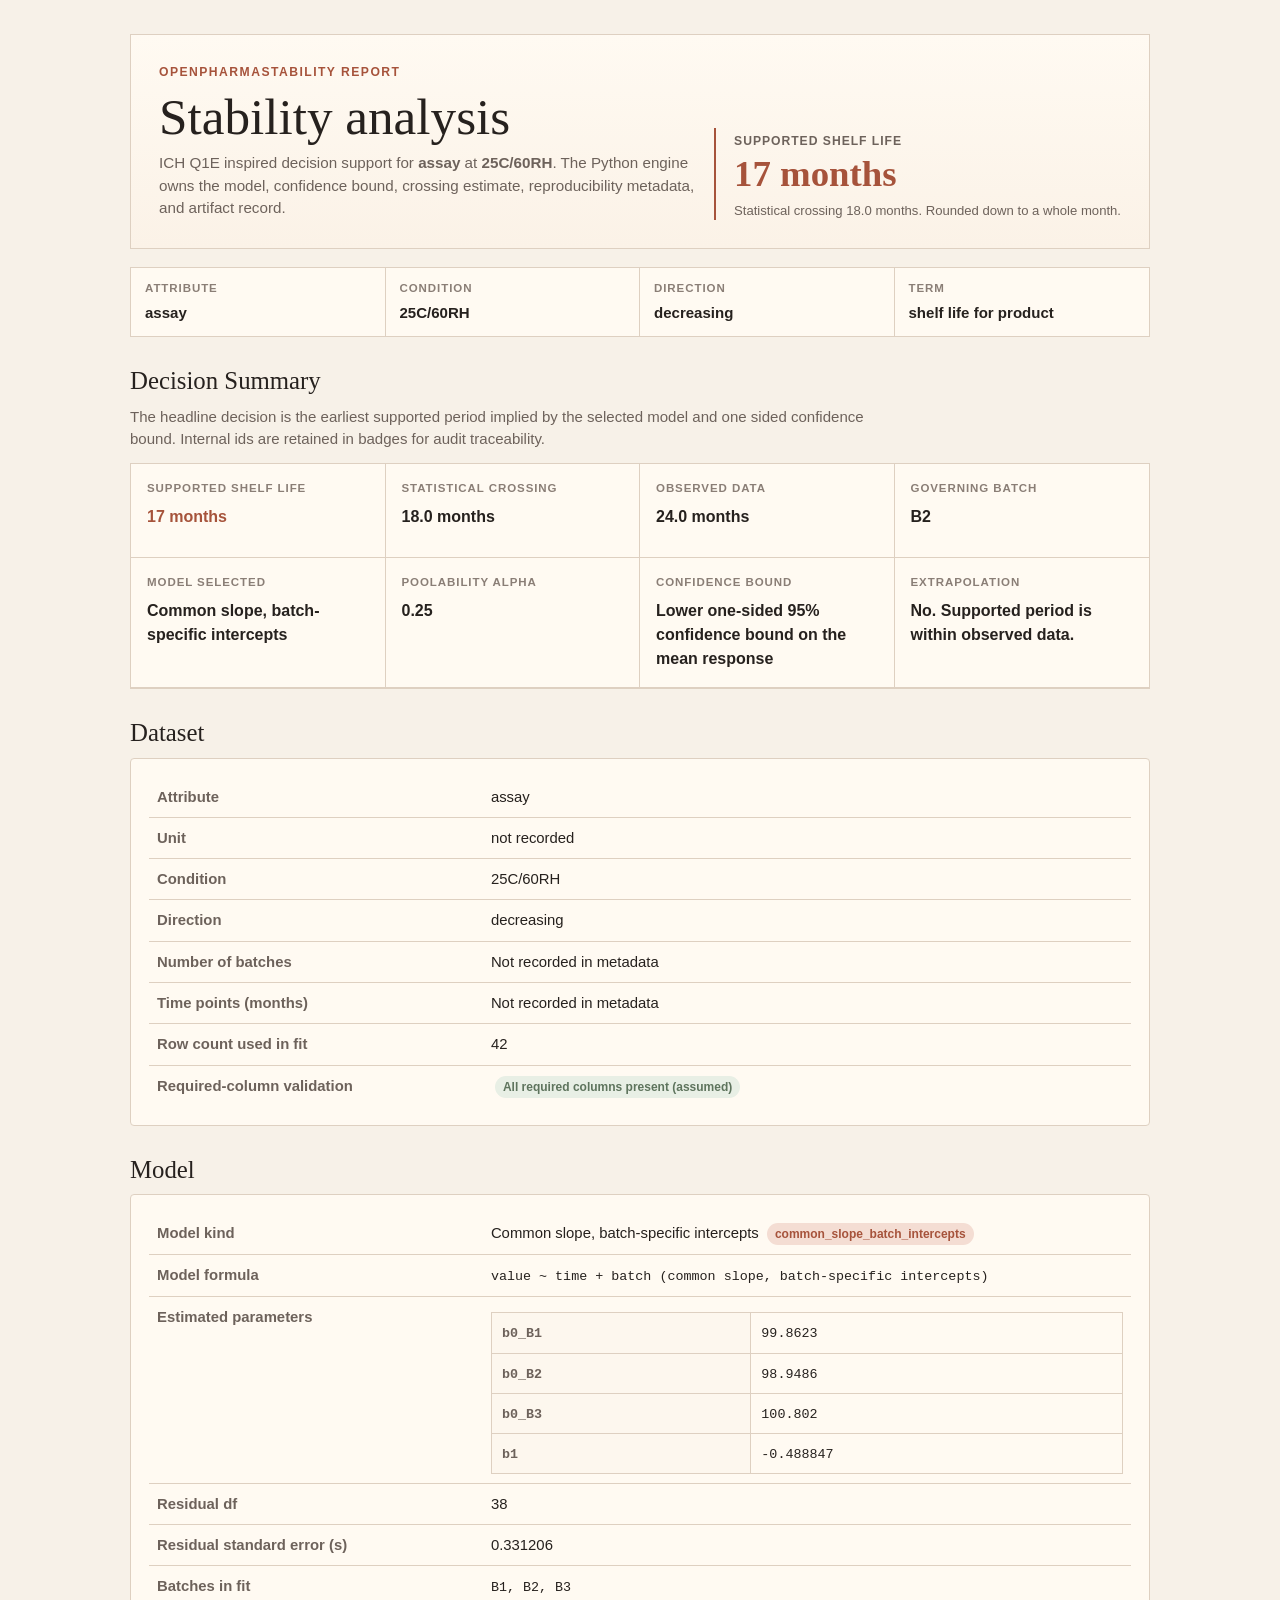
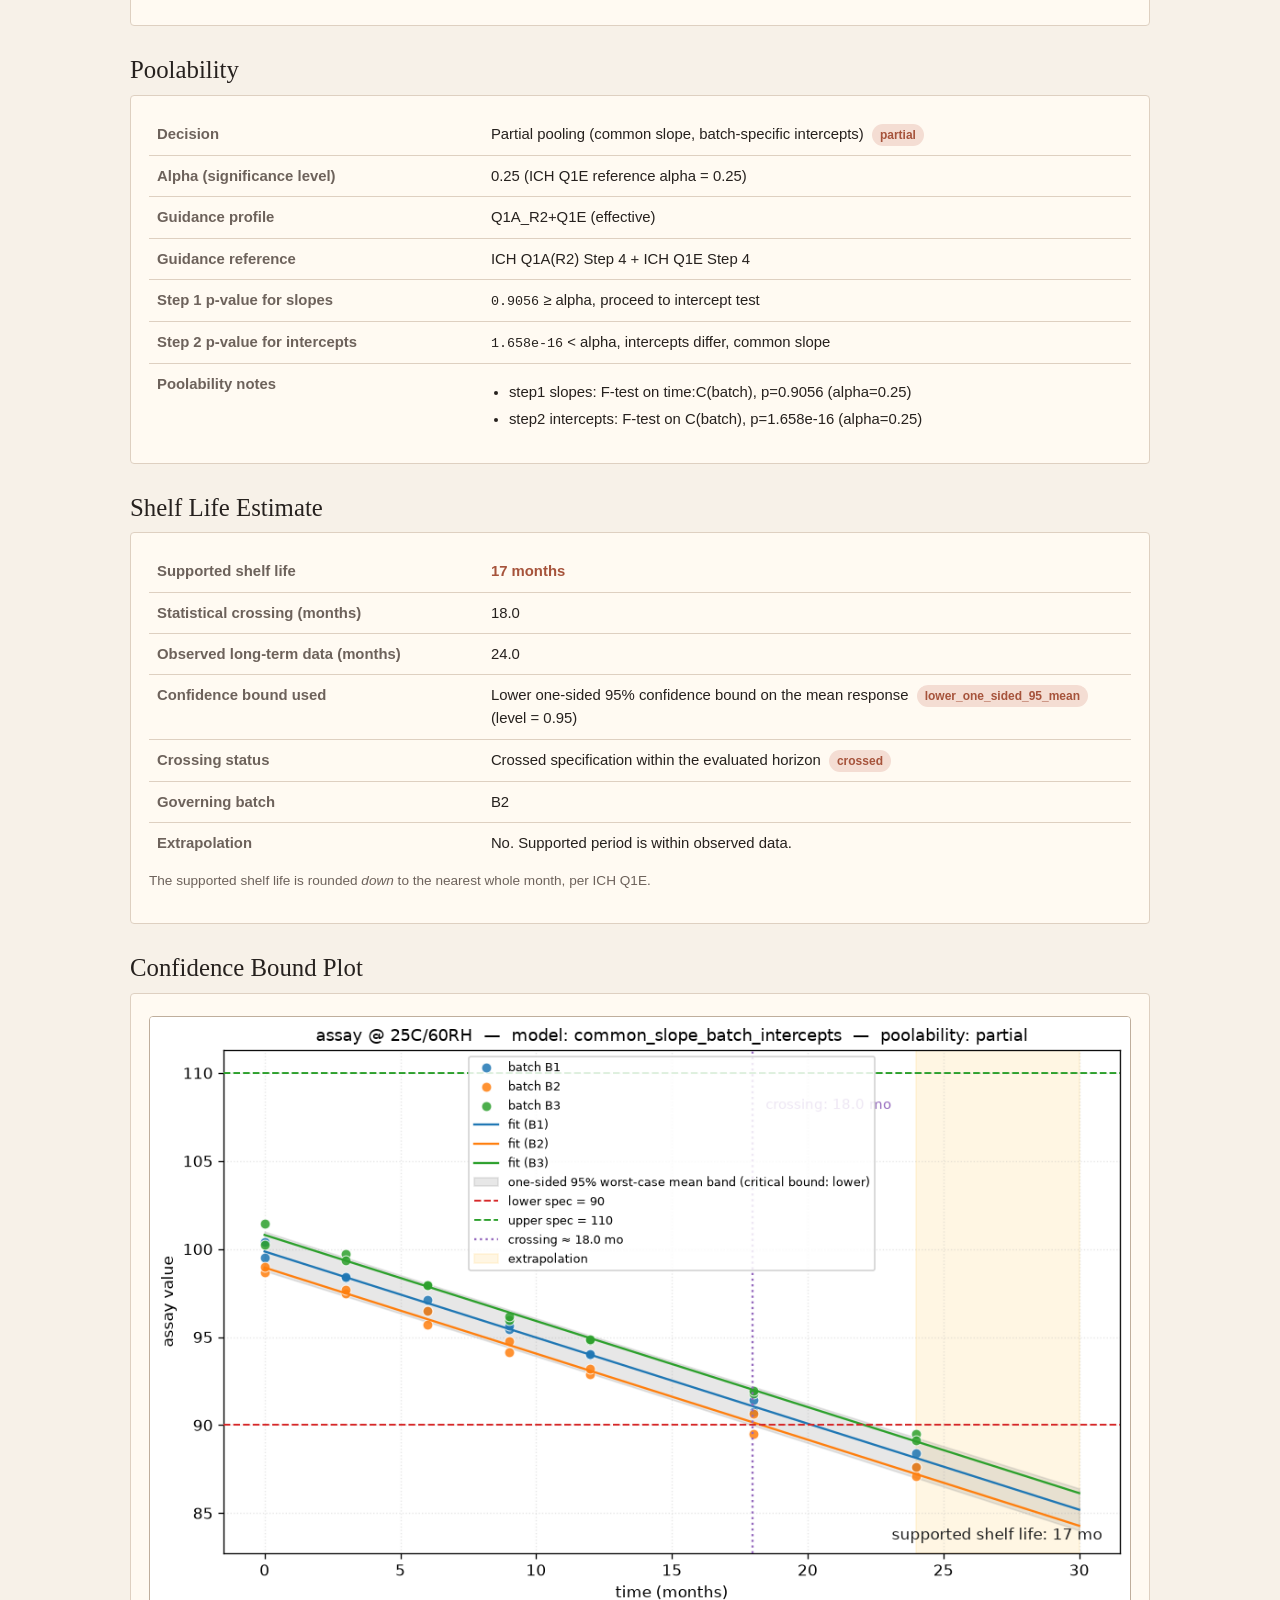
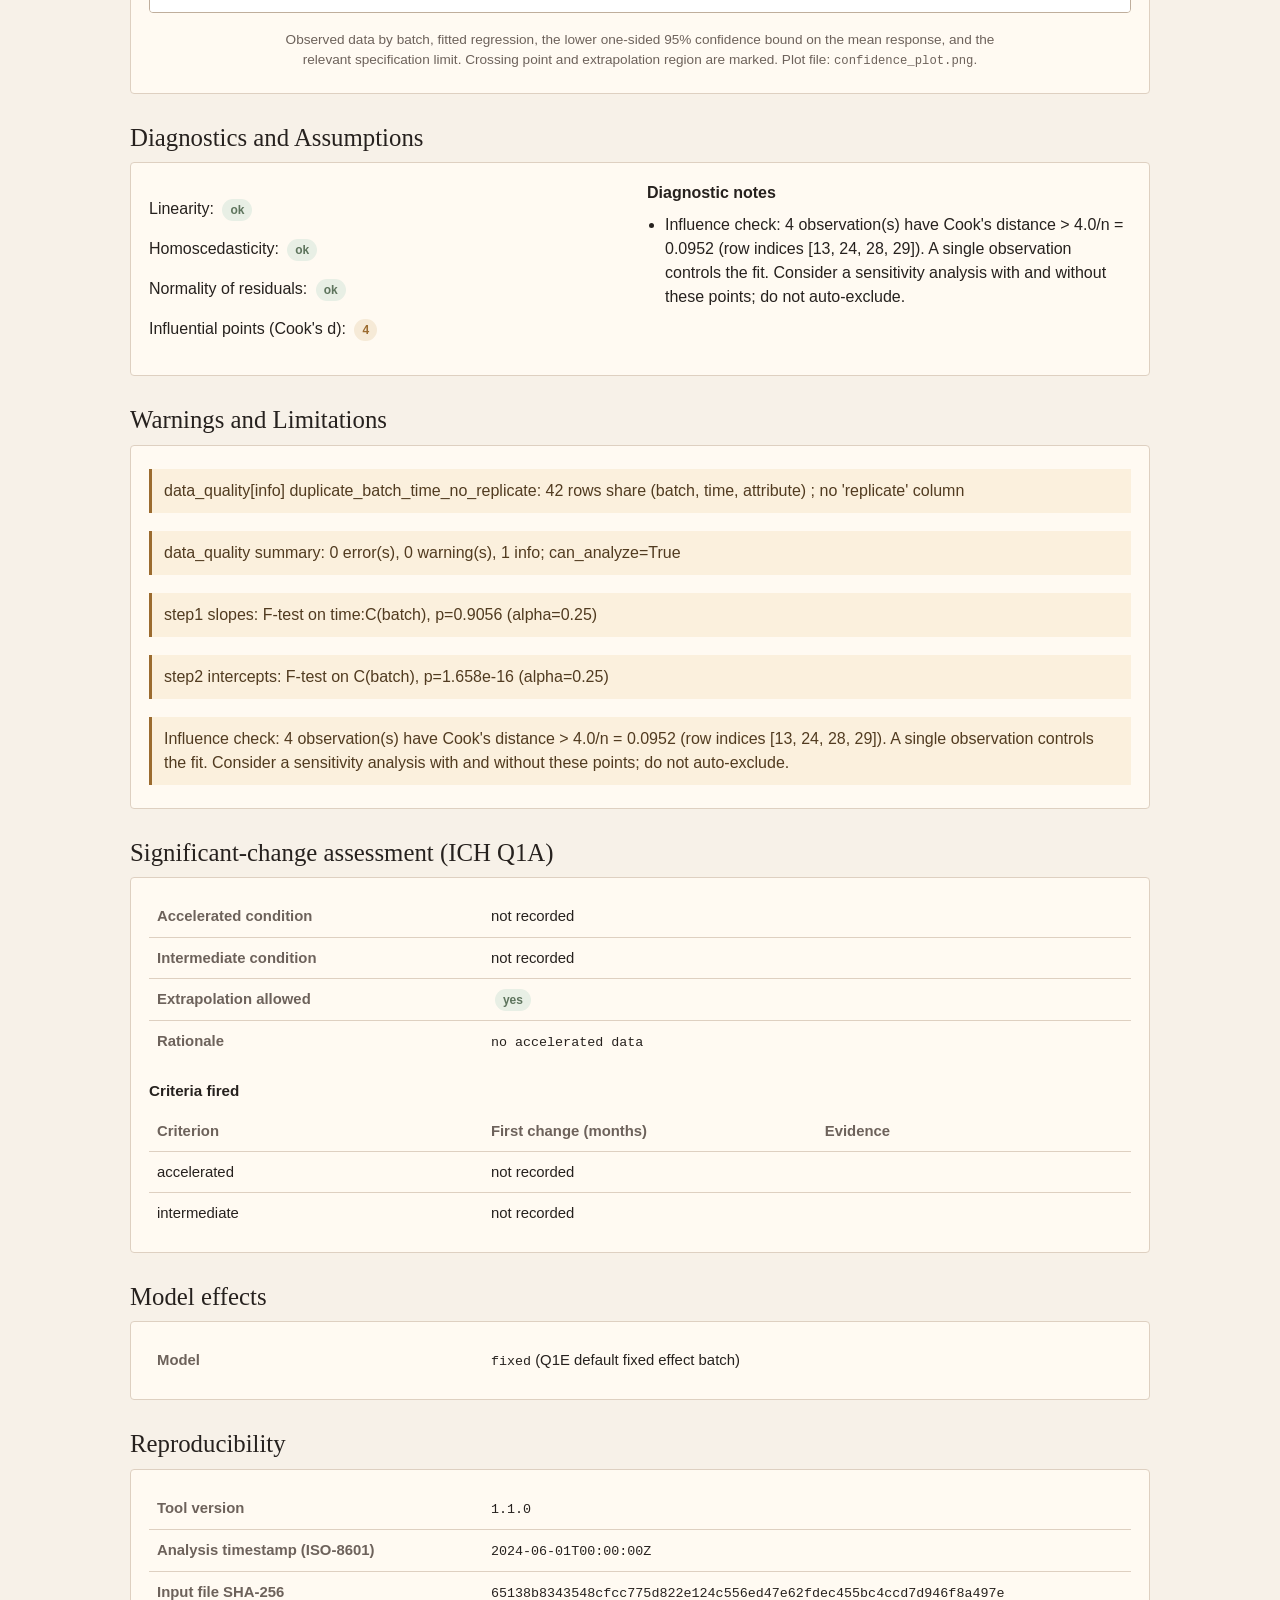
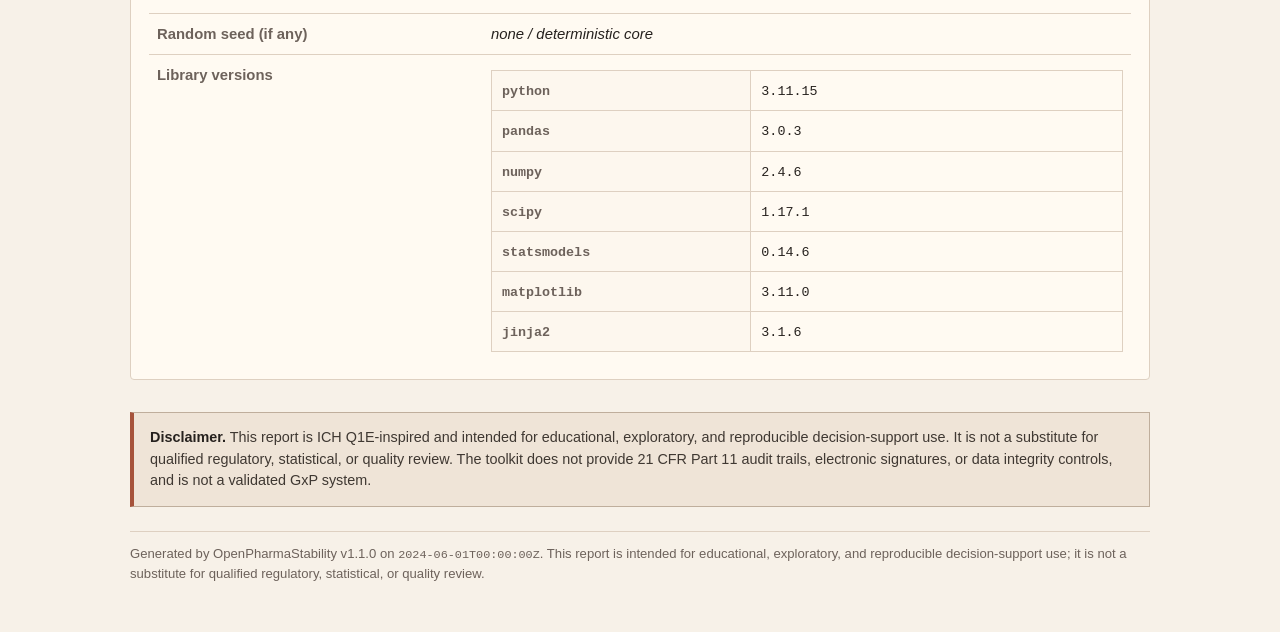
<file: site-sample/sample-report.html>
<!DOCTYPE html>
<html lang="en">
<head>
  <meta charset="utf-8">
  <meta name="generator" content="OpenPharmaStability v1.1.0">
  <title>Stability Analysis Report | assay at 25C/60RH</title>
  <style>
    :root {
      --ink: #26211e;
      --muted: #6d625b;
      --faint: #8a7e76;
      --accent: #a6533b;
      --accent-soft: #f4ddd3;
      --sage: #5e745d;
      --amber: #9b6b2f;
      --fail: #9b3029;
      --bg: #f7f1e8;
      --paper: #fffaf2;
      --surface: #fdf7ee;
      --line: #ded0c1;
      --line-strong: #bfae9c;
    }
    * { box-sizing: border-box; }
    body {
      font-family: "IBM Plex Sans", "Segoe UI", Roboto, Helvetica, Arial, sans-serif;
      color: var(--ink);
      background: var(--bg);
      margin: 0;
      line-height: 1.5;
    }
    .container {
      max-width: 1080px;
      margin: 0 auto;
      padding: 34px 30px 64px;
    }
    header {
      border: 1px solid var(--line);
      background: linear-gradient(180deg, #fffaf2 0%, #fbf2e7 100%);
      padding: 28px;
      margin-bottom: 18px;
      display: grid;
      grid-template-columns: minmax(0, 1fr) auto;
      gap: 18px;
      align-items: end;
    }
    header h1 {
      margin: 0 0 10px;
      font-family: Georgia, "Times New Roman", serif;
      font-size: clamp(2rem, 4vw, 3.8rem);
      line-height: 0.95;
      letter-spacing: 0;
      color: var(--ink);
      font-weight: 500;
    }
    .report-kicker {
      color: var(--accent);
      font-size: 0.76rem;
      text-transform: uppercase;
      letter-spacing: 0.12em;
      font-weight: 700;
      margin-bottom: 12px;
    }
    .decision-block {
      border-left: 2px solid var(--accent);
      padding-left: 18px;
      min-width: 210px;
    }
    .decision-label {
      color: var(--muted);
      font-size: 0.76rem;
      text-transform: uppercase;
      letter-spacing: 0.08em;
      font-weight: 700;
    }
    .decision-value {
      display: block;
      margin-top: 4px;
      color: var(--accent);
      font-family: Georgia, "Times New Roman", serif;
      font-size: 2.3rem;
      line-height: 1;
      font-weight: 600;
    }
    .decision-note {
      margin-top: 8px;
      color: var(--muted);
      font-size: 0.82rem;
    }
    .subtitle {
      color: var(--muted);
      font-size: 0.95rem;
      max-width: 760px;
    }
    .meta-strip {
      border: 1px solid var(--line);
      background: var(--paper);
      display: grid;
      grid-template-columns: repeat(4, 1fr);
      margin-bottom: 20px;
    }
    .meta-item {
      padding: 12px 14px;
      border-right: 1px solid var(--line);
    }
    .meta-item:last-child { border-right: 0; }
    .meta-label {
      color: var(--faint);
      font-size: 0.72rem;
      text-transform: uppercase;
      letter-spacing: 0.08em;
      font-weight: 700;
    }
    .meta-value {
      margin-top: 4px;
      font-size: 0.94rem;
      font-weight: 650;
    }
    h2 {
      margin: 30px 0 10px;
      font-family: Georgia, "Times New Roman", serif;
      font-size: 1.55rem;
      line-height: 1.15;
      color: var(--ink);
      font-weight: 500;
    }
    h3 {
      margin: 18px 0 8px;
      font-size: 0.95rem;
      color: var(--ink);
    }
    .section-lede {
      color: var(--muted);
      margin: 0 0 12px;
      max-width: 780px;
      font-size: 0.94rem;
    }
    .card {
      background: var(--paper);
      border: 1px solid var(--line);
      border-radius: 4px;
      padding: 18px;
      margin: 10px 0 18px;
    }
    .summary-grid {
      display: grid;
      grid-template-columns: repeat(4, 1fr);
      border: 1px solid var(--line);
      background: var(--paper);
    }
    .summary-cell {
      padding: 16px;
      border-right: 1px solid var(--line);
      border-bottom: 1px solid var(--line);
      min-height: 94px;
    }
    .summary-cell:nth-child(4n) { border-right: 0; }
    .summary-cell strong {
      display: block;
      color: var(--faint);
      font-size: 0.72rem;
      letter-spacing: 0.08em;
      text-transform: uppercase;
      margin-bottom: 8px;
    }
    .summary-cell span {
      font-size: 1rem;
      font-weight: 650;
    }
    table.summary {
      border-collapse: collapse;
      width: 100%;
    }
    table.summary th, table.summary td {
      text-align: left;
      padding: 9px 8px;
      border-bottom: 1px solid var(--line);
      vertical-align: top;
      font-size: 0.93rem;
    }
    table.summary tr:last-child th,
    table.summary tr:last-child td {
      border-bottom: 0;
    }
    table.summary th {
      width: 34%;
      color: var(--muted);
      font-weight: 650;
    }
    .badge {
      display: inline-flex;
      align-items: center;
      min-height: 22px;
      padding: 2px 8px;
      border-radius: 999px;
      font-size: 0.75rem;
      font-weight: 700;
      margin-left: 4px;
      vertical-align: middle;
    }
    .badge.ok    { background: #e8efe5; color: var(--sage); }
    .badge.fail  { background: #f6d9d4; color: var(--fail); }
    .badge.warn  { background: #f6ead7; color: var(--amber); }
    .badge.info  { background: var(--accent-soft); color: var(--accent); }
    .decision-shelf-life { color: var(--accent); font-weight: 800; }
    .plot {
      text-align: center;
      margin: 4px 0;
    }
    .plot img {
      max-width: 100%;
      height: auto;
      border: 1px solid var(--line-strong);
      border-radius: 4px;
      background: #fff;
    }
    .plot-caption {
      color: var(--muted);
      font-size: 0.85rem;
      margin-top: 10px;
      max-width: 760px;
      margin-left: auto;
      margin-right: auto;
    }
    ul.notes {
      margin: 8px 0 0 18px;
      padding: 0;
    }
    ul.notes li { margin: 5px 0; }
    ul.warnings {
      list-style: none;
      margin: 0;
      padding: 0;
      display: grid;
      gap: 8px;
    }
    ul.warnings li {
      border-left: 3px solid var(--amber);
      background: #fbf0dd;
      padding: 10px 12px;
      color: #513b20;
    }
    .disclaimer {
      background: #efe4d7;
      border: 1px solid var(--line-strong);
      border-left: 4px solid var(--accent);
      padding: 14px 16px;
      font-size: 0.9rem;
      color: #3f3832;
      margin-top: 32px;
    }
    .disclaimer strong { color: var(--ink); }
    footer {
      margin-top: 24px;
      color: var(--muted);
      font-size: 0.82rem;
      border-top: 1px solid var(--line);
      padding-top: 12px;
    }
    code, .mono {
      font-family: "IBM Plex Mono", "SFMono-Regular", Consolas, monospace;
      font-size: 0.9em;
    }
    .kv-table {
      display: grid;
      grid-template-columns: minmax(120px, 0.7fr) minmax(0, 1fr);
      border: 1px solid var(--line);
      margin-top: 6px;
    }
    .kv-table div {
      padding: 8px 10px;
      border-bottom: 1px solid var(--line);
      min-width: 0;
      overflow-wrap: anywhere;
    }
    .kv-table div:nth-last-child(-n + 2) { border-bottom: 0; }
    .kv-table .key {
      color: var(--muted);
      background: var(--surface);
      border-right: 1px solid var(--line);
      font-weight: 650;
    }
    .two-col {
      display: grid;
      grid-template-columns: minmax(0, 1fr) minmax(0, 1fr);
      gap: 14px;
    }
    .muted { color: var(--muted); }
    @media (max-width: 760px) {
      .container { padding: 18px 14px 42px; }
      header { grid-template-columns: 1fr; padding: 22px; }
      .decision-block { border-left: 0; border-top: 2px solid var(--accent); padding: 14px 0 0; }
      .meta-strip, .summary-grid, .two-col { grid-template-columns: 1fr; }
      .meta-item { border-right: 0; border-bottom: 1px solid var(--line); }
      .summary-cell { border-right: 0; }
      table.summary th, table.summary td { display: block; width: 100%; }
      table.summary th { border-bottom: 0; padding-bottom: 2px; }
      table.summary td { padding-top: 2px; }
      .kv-table { grid-template-columns: 1fr; }
      .kv-table .key { border-right: 0; border-bottom: 0; }
    }
    @media print {
      * { print-color-adjust: exact; -webkit-print-color-adjust: exact; }
      @page { margin: 14mm 16mm; }
    }
  </style>
</head>
<body>
  <div class="container">

    <header>
      <div>
        <div class="report-kicker">OpenPharmaStability report</div>
        <h1>Stability analysis</h1>
        <div class="subtitle">
          ICH Q1E inspired decision support for <strong>assay</strong>
          at <strong>25C/60RH</strong>. The Python engine owns the model,
          confidence bound, crossing estimate, reproducibility metadata, and artifact record.
        </div>
      </div>
      <div class="decision-block">
        <span class="decision-label">Supported shelf life</span>
        <span class="decision-value">17 months</span>
        <div class="decision-note">Statistical crossing 18.0 months. Rounded down to a whole month.</div>
      </div>
    </header>

    <div class="meta-strip">
      <div class="meta-item">
        <div class="meta-label">Attribute</div>
        <div class="meta-value">assay</div>
      </div>
      <div class="meta-item">
        <div class="meta-label">Condition</div>
        <div class="meta-value">25C/60RH</div>
      </div>
      <div class="meta-item">
        <div class="meta-label">Direction</div>
        <div class="meta-value">decreasing</div>
      </div>
      <div class="meta-item">
        <div class="meta-label">Term</div>
        <div class="meta-value">shelf life for product</div>
      </div>
    </div>

    <h2>Decision Summary</h2>
    <p class="section-lede">
      The headline decision is the earliest supported period implied by the selected model
      and one sided confidence bound. Internal ids are retained in badges for audit traceability.
    </p>
    <div class="summary-grid">
      <div class="summary-cell">
        <strong>Supported shelf life</strong>
        <span class="decision-shelf-life">17 months</span>
      </div>
      <div class="summary-cell">
        <strong>Statistical crossing</strong>
        <span>18.0 months</span>
      </div>
      <div class="summary-cell">
        <strong>Observed data</strong>
        <span>24.0 months</span>
      </div>
      <div class="summary-cell">
        <strong>Governing batch</strong>
        <span>B2</span>
      </div>
      <div class="summary-cell">
        <strong>Model selected</strong>
        <span>Common slope, batch-specific intercepts</span>
      </div>
      <div class="summary-cell">
        <strong>Poolability alpha</strong>
        <span>0.25</span>
      </div>
      <div class="summary-cell">
        <strong>Confidence bound</strong>
        <span>Lower one-sided 95% confidence bound on the mean response</span>
      </div>
      <div class="summary-cell">
        <strong>Extrapolation</strong>
        <span>No. Supported period is within observed data.</span>
      </div>
    </div>

    <h2>Dataset</h2>
    <div class="card">
      <table class="summary">
        <tr>
          <th>Attribute</th>
          <td>assay</td>
        </tr>
        <tr>
          <th>Unit</th>
          <td>
            not recorded
          </td>
        </tr>
        <tr>
          <th>Condition</th>
          <td>25C/60RH</td>
        </tr>
        <tr>
          <th>Direction</th>
          <td>decreasing</td>
        </tr>
        <tr>
          <th>Number of batches</th>
          <td>
Not recorded in metadata          </td>
        </tr>
        <tr>
          <th>Time points (months)</th>
          <td>
              Not recorded in metadata
          </td>
        </tr>
        <tr>
          <th>Row count used in fit</th>
          <td>
42
          </td>
        </tr>
        <tr>
          <th>Required-column validation</th>
          <td>
            <span class="badge ok">All required columns present (assumed)</span>
          </td>
        </tr>
      </table>
    </div>

    <h2>Model</h2>
    <div class="card">
      <table class="summary">
        <tr>
          <th>Model kind</th>
          <td>Common slope, batch-specific intercepts <span class="badge info">common_slope_batch_intercepts</span></td>
        </tr>
        <tr>
          <th>Model formula</th>
          <td><code class="mono">value ~ time + batch  (common slope, batch-specific intercepts)</code></td>
        </tr>
        <tr>
          <th>Estimated parameters</th>
          <td>
              <div class="kv-table">
                  <div class="key"><code class="mono">b0_B1</code></div>
                  <div><code class="mono">99.8623</code></div>
                  <div class="key"><code class="mono">b0_B2</code></div>
                  <div><code class="mono">98.9486</code></div>
                  <div class="key"><code class="mono">b0_B3</code></div>
                  <div><code class="mono">100.802</code></div>
                  <div class="key"><code class="mono">b1</code></div>
                  <div><code class="mono">-0.488847</code></div>
              </div>
          </td>
        </tr>
        <tr>
          <th>Residual df</th>
          <td>38</td>
        </tr>
        <tr>
          <th>Residual standard error (s)</th>
          <td>0.331206</td>
        </tr>
        <tr>
          <th>Batches in fit</th>
          <td>
              <code class="mono">B1, B2, B3</code>
          </td>
        </tr>
      </table>
    </div>

    <h2>Poolability</h2>
    <div class="card">
      <table class="summary">
        <tr>
          <th>Decision</th>
          <td>
            Partial pooling (common slope, batch-specific intercepts)
            <span class="badge info">partial</span>
          </td>
        </tr>
        <tr>
          <th>Alpha (significance level)</th>
          <td>0.25
              (ICH Q1E reference alpha = 0.25)</td>
        </tr>
        <tr>
          <th>Guidance profile</th>
          <td>Q1A_R2+Q1E (effective)</td>
        </tr>
        <tr>
          <th>Guidance reference</th>
          <td>ICH Q1A(R2) Step 4 + ICH Q1E Step 4</td>
        </tr>
        <tr>
          <th>Step 1 p-value for slopes</th>
          <td>
            <code class="mono">0.9056</code>
                &ge; alpha, proceed to intercept test
          </td>
        </tr>
        <tr>
          <th>Step 2 p-value for intercepts</th>
          <td>
            <code class="mono">1.658e-16</code>
                &lt; alpha, intercepts differ, common slope
          </td>
        </tr>
        <tr>
          <th>Poolability notes</th>
          <td>
            <ul class="notes">
<li>step1 slopes: F-test on time:C(batch), p=0.9056 (alpha=0.25)</li><li>step2 intercepts: F-test on C(batch), p=1.658e-16 (alpha=0.25)</li>            </ul>
          </td>
        </tr>
      </table>
    </div>

    <h2>Shelf Life Estimate</h2>
    <div class="card">
      <table class="summary">
        <tr>
          <th>Supported shelf life</th>
          <td class="decision-shelf-life">17 months</td>
        </tr>
        <tr>
          <th>Statistical crossing (months)</th>
          <td>18.0</td>
        </tr>
        <tr>
          <th>Observed long-term data (months)</th>
          <td>24.0</td>
        </tr>
        <tr>
          <th>Confidence bound used</th>
          <td>Lower one-sided 95% confidence bound on the mean response
              <span class="badge info">lower_one_sided_95_mean</span>
              (level = 0.95)</td>
        </tr>
        <tr>
          <th>Crossing status</th>
          <td>Crossed specification within the evaluated horizon
              <span class="badge info">crossed</span></td>
        </tr>
        <tr>
          <th>Governing batch</th>
          <td>B2</td>
        </tr>
        <tr>
          <th>Extrapolation</th>
          <td>No. Supported period is within observed data.</td>
        </tr>
      </table>
      <p style="font-size: 0.85rem; color: var(--muted); margin-top: 8px;">
        The supported shelf life is rounded <em>down</em> to the
        nearest whole month, per ICH Q1E.
      </p>
    </div>

    <h2>Confidence Bound Plot</h2>
    <div class="card">
        <div class="plot">
          <img src="[data-uri]" alt="Confidence-bound plot for assay at 25C/60RH">
          <div class="plot-caption">
            Observed data by batch, fitted regression, the
            lower one-sided 95% confidence bound on the mean response, and the relevant
            specification limit. Crossing point and extrapolation region
            are marked. Plot file: <code class="mono">confidence_plot.png</code>.
          </div>
        </div>
    </div>

    <h2>Diagnostics and Assumptions</h2>
    <div class="card">
      <div class="two-col">
        <div>
          <p>
            Linearity:
              <span class="badge ok">ok</span>
          </p>
          <p>
            Homoscedasticity:
              <span class="badge ok">ok</span>
          </p>
          <p>
            Normality of residuals:
              <span class="badge ok">ok</span>
          </p>
          <p>
            Influential points (Cook's d):
            <span class="badge warn">
              4
            </span>
          </p>
        </div>
        <div>
            <strong>Diagnostic notes</strong>
            <ul class="notes">
<li>Influence check: 4 observation(s) have Cook&#39;s distance &gt; 4.0/n = 0.0952 (row indices [13, 24, 28, 29]). A single observation controls the fit. Consider a sensitivity analysis with and without these points; do not auto-exclude.</li>            </ul>
        </div>
      </div>
    </div>

    <h2>Warnings and Limitations</h2>
    <div class="card">
        <ul class="notes warnings">
<li>data_quality[info] duplicate_batch_time_no_replicate: 42 rows share (batch, time, attribute) ; no &#39;replicate&#39; column</li><li>data_quality summary: 0 error(s), 0 warning(s), 1 info; can_analyze=True</li><li>step1 slopes: F-test on time:C(batch), p=0.9056 (alpha=0.25)</li><li>step2 intercepts: F-test on C(batch), p=1.658e-16 (alpha=0.25)</li><li>Influence check: 4 observation(s) have Cook&#39;s distance &gt; 4.0/n = 0.0952 (row indices [13, 24, 28, 29]). A single observation controls the fit. Consider a sensitivity analysis with and without these points; do not auto-exclude.</li>        </ul>
    </div>

    <h2>Significant-change assessment (ICH Q1A)</h2>
    <div class="card">
      <table class="summary">
        <tr>
          <th>Accelerated condition</th>
          <td>not recorded</td>
        </tr>
        <tr>
          <th>Intermediate condition</th>
          <td>not recorded</td>
        </tr>
        <tr>
          <th>Extrapolation allowed</th>
          <td>
              <span class="badge ok">yes</span>
          </td>
        </tr>
        <tr>
          <th>Rationale</th>
          <td><code class="mono">no accelerated data</code></td>
        </tr>
      </table>
      <h3>Criteria fired</h3>
      <table class="summary">
        <tr>
          <th>Criterion</th>
          <th>First change (months)</th>
          <th>Evidence</th>
        </tr>
        <tr>
          <td>accelerated</td>
          <td>
              not recorded
          </td>
          <td></td>
        </tr>
        <tr>
          <td>intermediate</td>
          <td>
              not recorded
          </td>
          <td></td>
        </tr>
      </table>
    </div>

    <h2>Model effects</h2>
    <div class="card">
      <table class="summary">
        <tr>
          <th>Model</th>
          <td><code class="mono">fixed</code>
              (Q1E default fixed effect batch)
          </td>
        </tr>
      </table>
    </div>







    <h2>Reproducibility</h2>
    <div class="card">
      <table class="summary">
        <tr>
          <th>Tool version</th>
          <td><code class="mono">1.1.0</code></td>
        </tr>
        <tr>
          <th>Analysis timestamp (ISO-8601)</th>
          <td><code class="mono">2024-06-01T00:00:00Z</code></td>
        </tr>
        <tr>
          <th>Input file SHA-256</th>
          <td>
              <code class="mono">65138b8343548cfcc775d822e124c556ed47e62fdec455bc4ccd7d946f8a497e</code>
          </td>
        </tr>
        <tr>
          <th>Random seed (if any)</th>
          <td>
              <em>none / deterministic core</em>
          </td>
        </tr>
        <tr>
          <th>Library versions</th>
          <td>
              <div class="kv-table">
                  <div class="key"><code class="mono">python</code></div>
                  <div><code class="mono">3.11.15</code></div>
                  <div class="key"><code class="mono">pandas</code></div>
                  <div><code class="mono">3.0.3</code></div>
                  <div class="key"><code class="mono">numpy</code></div>
                  <div><code class="mono">2.4.6</code></div>
                  <div class="key"><code class="mono">scipy</code></div>
                  <div><code class="mono">1.17.1</code></div>
                  <div class="key"><code class="mono">statsmodels</code></div>
                  <div><code class="mono">0.14.6</code></div>
                  <div class="key"><code class="mono">matplotlib</code></div>
                  <div><code class="mono">3.11.0</code></div>
                  <div class="key"><code class="mono">jinja2</code></div>
                  <div><code class="mono">3.1.6</code></div>
              </div>
          </td>
        </tr>
      </table>
    </div>

    <div class="disclaimer">
      <strong>Disclaimer.</strong> This report is ICH Q1E-inspired and intended for educational, exploratory, and reproducible decision-support use. It is not a substitute for qualified regulatory, statistical, or quality review. The toolkit does not provide 21 CFR Part 11 audit trails, electronic signatures, or data integrity controls, and is not a validated GxP system.
    </div>

    <footer>
      Generated by OpenPharmaStability v1.1.0 on
      <code class="mono">2024-06-01T00:00:00Z</code>.
      This report is intended for educational, exploratory, and reproducible
      decision-support use; it is not a substitute for qualified regulatory,
      statistical, or quality review.
    </footer>

  </div>
</body>
</html>
</file>
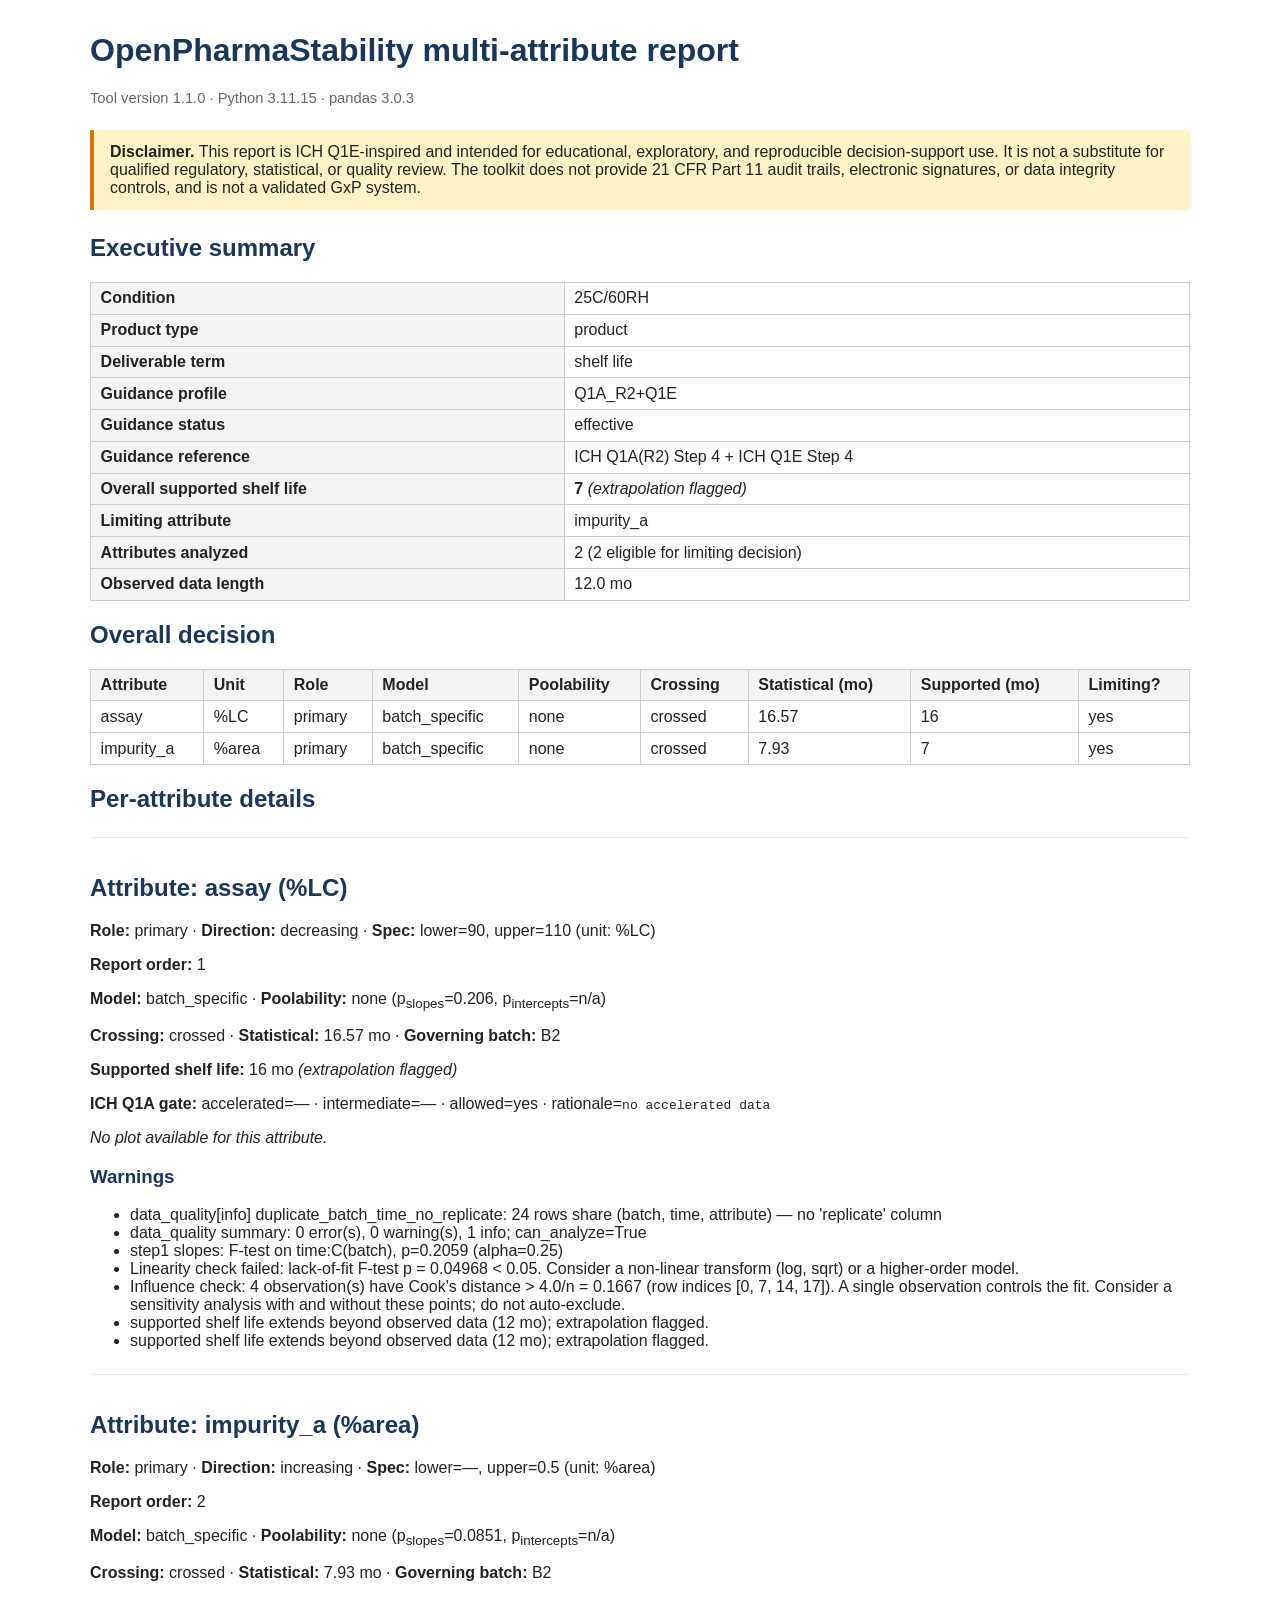
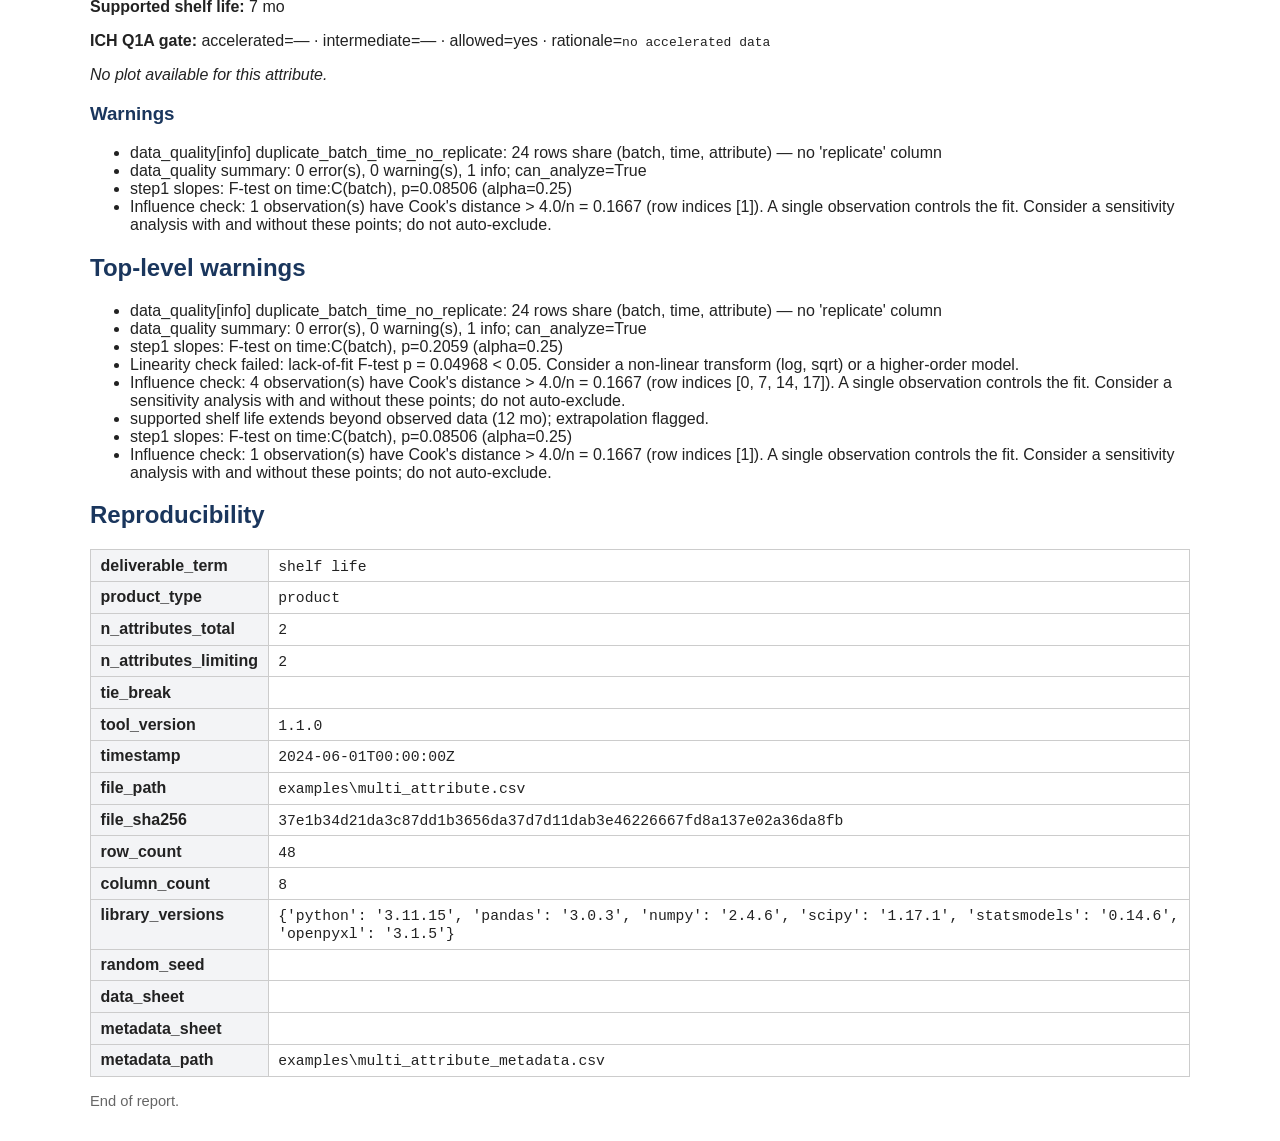
<file: site-sample/multi/multi-report.html>
<!DOCTYPE html>
<html lang="en">
<head>
<meta charset="utf-8">
<title>OpenPharmaStability multi-attribute report — 25C/60RH</title>
<style>
  body { font-family: -apple-system, "Segoe UI", Helvetica, Arial, sans-serif; max-width: 1100px; margin: 2em auto; padding: 0 1em; color: #222; }
  h1, h2, h3 { color: #1a365d; }
  table { border-collapse: collapse; width: 100%; margin: 1em 0; }
  th, td { border: 1px solid #ccc; padding: 0.4em 0.6em; text-align: left; vertical-align: top; }
  th { background: #f3f4f6; }
  code.mono { font-family: "SF Mono", Menlo, Consolas, monospace; font-size: 0.92em; }
  .disclaimer { background: #fef3c7; border-left: 4px solid #d97706; padding: 0.8em 1em; margin: 1.5em 0; }
  img { max-width: 100%; height: auto; border: 1px solid #ddd; margin: 0.5em 0; }
  .muted { color: #666; font-size: 0.92em; }
  section.attribute { border-top: 1px solid #e5e7eb; margin-top: 1.5em; padding-top: 1em; }
</style>
</head>
<body>

<h1>OpenPharmaStability multi-attribute report</h1>
<p class="muted">Tool version 1.1.0 &middot;
   Python 3.11.15 &middot;
   pandas 3.0.3</p>

<div class="disclaimer">
  <strong>Disclaimer.</strong> This report is ICH Q1E-inspired and intended for educational, exploratory, and reproducible decision-support use. It is not a substitute for qualified regulatory, statistical, or quality review. The toolkit does not provide 21 CFR Part 11 audit trails, electronic signatures, or data integrity controls, and is not a validated GxP system.
</div>

<h2>Executive summary</h2>
<table>
  <tr><th>Condition</th><td>25C/60RH</td></tr>
  <tr><th>Product type</th><td>product</td></tr>
  <tr><th>Deliverable term</th><td>shelf life</td></tr>
  <tr><th>Guidance profile</th><td>Q1A_R2+Q1E</td></tr>
  <tr><th>Guidance status</th><td>effective</td></tr>
  <tr><th>Guidance reference</th><td>ICH Q1A(R2) Step 4 + ICH Q1E Step 4</td></tr>
  <tr><th>Overall supported shelf life</th>
      <td><strong>7</strong>
           <em>(extrapolation flagged)</em></td></tr>
  <tr><th>Limiting attribute</th><td>impurity_a</td></tr>
  <tr><th>Attributes analyzed</th><td>2 (2 eligible for limiting decision)</td></tr>
  <tr><th>Observed data length</th><td>12.0 mo</td></tr>
</table>

<h2>Overall decision</h2>
<table>
  <tr>
    <th>Attribute</th><th>Unit</th><th>Role</th><th>Model</th><th>Poolability</th>
    <th>Crossing</th><th>Statistical (mo)</th><th>Supported (mo)</th><th>Limiting?</th>
  </tr>
  <tr><td>assay</td><td>%LC</td><td>primary</td><td>batch_specific</td><td>none</td><td>crossed</td><td>16.57</td><td>16</td><td>yes</td></tr><tr><td>impurity_a</td><td>%area</td><td>primary</td><td>batch_specific</td><td>none</td><td>crossed</td><td>7.93</td><td>7</td><td>yes</td></tr>
</table>

<h2>Per-attribute details</h2>

<section class="attribute" id="attr-0">
  <h2>Attribute: assay (%LC)</h2>
  <p><strong>Role:</strong> primary &middot;
     <strong>Direction:</strong> decreasing &middot;
     <strong>Spec:</strong>
     lower=90,
     upper=110 (unit: %LC)</p>
  <p><strong>Report order:</strong> 1</p>
  <p><strong>Model:</strong> batch_specific &middot;
     <strong>Poolability:</strong> none
     (p<sub>slopes</sub>=0.206,
      p<sub>intercepts</sub>=n/a)</p>
  <p><strong>Crossing:</strong> crossed &middot;
     <strong>Statistical:</strong> 16.57 mo &middot;
     <strong>Governing batch:</strong> B2</p>
  <p><strong>Supported shelf life:</strong>
     16 mo
      <em>(extrapolation flagged)</em></p>
  <p><strong>ICH Q1A gate:</strong> accelerated=— &middot; intermediate=— &middot; allowed=yes &middot; rationale=<code>no accelerated data</code></p>
  
  <p><em>No plot available for this attribute.</em></p>
  <h3>Warnings</h3><ul><li>data_quality[info] duplicate_batch_time_no_replicate: 24 rows share (batch, time, attribute) — no &#x27;replicate&#x27; column</li><li>data_quality summary: 0 error(s), 0 warning(s), 1 info; can_analyze=True</li><li>step1 slopes: F-test on time:C(batch), p=0.2059 (alpha=0.25)</li><li>Linearity check failed: lack-of-fit F-test p = 0.04968 &lt; 0.05. Consider a non-linear transform (log, sqrt) or a higher-order model.</li><li>Influence check: 4 observation(s) have Cook&#x27;s distance &gt; 4.0/n = 0.1667 (row indices [0, 7, 14, 17]). A single observation controls the fit. Consider a sensitivity analysis with and without these points; do not auto-exclude.</li><li>supported shelf life extends beyond observed data (12 mo); extrapolation flagged.</li><li>supported shelf life extends beyond observed data (12 mo); extrapolation flagged.</li></ul>
</section>

<section class="attribute" id="attr-1">
  <h2>Attribute: impurity_a (%area)</h2>
  <p><strong>Role:</strong> primary &middot;
     <strong>Direction:</strong> increasing &middot;
     <strong>Spec:</strong>
     lower=—,
     upper=0.5 (unit: %area)</p>
  <p><strong>Report order:</strong> 2</p>
  <p><strong>Model:</strong> batch_specific &middot;
     <strong>Poolability:</strong> none
     (p<sub>slopes</sub>=0.0851,
      p<sub>intercepts</sub>=n/a)</p>
  <p><strong>Crossing:</strong> crossed &middot;
     <strong>Statistical:</strong> 7.93 mo &middot;
     <strong>Governing batch:</strong> B2</p>
  <p><strong>Supported shelf life:</strong>
     7 mo
     </p>
  <p><strong>ICH Q1A gate:</strong> accelerated=— &middot; intermediate=— &middot; allowed=yes &middot; rationale=<code>no accelerated data</code></p>
  
  <p><em>No plot available for this attribute.</em></p>
  <h3>Warnings</h3><ul><li>data_quality[info] duplicate_batch_time_no_replicate: 24 rows share (batch, time, attribute) — no &#x27;replicate&#x27; column</li><li>data_quality summary: 0 error(s), 0 warning(s), 1 info; can_analyze=True</li><li>step1 slopes: F-test on time:C(batch), p=0.08506 (alpha=0.25)</li><li>Influence check: 1 observation(s) have Cook&#x27;s distance &gt; 4.0/n = 0.1667 (row indices [1]). A single observation controls the fit. Consider a sensitivity analysis with and without these points; do not auto-exclude.</li></ul>
</section>


<h2>Top-level warnings</h2><ul><li>data_quality[info] duplicate_batch_time_no_replicate: 24 rows share (batch, time, attribute) — no &#x27;replicate&#x27; column</li><li>data_quality summary: 0 error(s), 0 warning(s), 1 info; can_analyze=True</li><li>step1 slopes: F-test on time:C(batch), p=0.2059 (alpha=0.25)</li><li>Linearity check failed: lack-of-fit F-test p = 0.04968 &lt; 0.05. Consider a non-linear transform (log, sqrt) or a higher-order model.</li><li>Influence check: 4 observation(s) have Cook&#x27;s distance &gt; 4.0/n = 0.1667 (row indices [0, 7, 14, 17]). A single observation controls the fit. Consider a sensitivity analysis with and without these points; do not auto-exclude.</li><li>supported shelf life extends beyond observed data (12 mo); extrapolation flagged.</li><li>step1 slopes: F-test on time:C(batch), p=0.08506 (alpha=0.25)</li><li>Influence check: 1 observation(s) have Cook&#x27;s distance &gt; 4.0/n = 0.1667 (row indices [1]). A single observation controls the fit. Consider a sensitivity analysis with and without these points; do not auto-exclude.</li></ul>

<h2>Reproducibility</h2>
<table>
<tr><th>deliverable_term</th><td><code class='mono'>shelf life</code></td></tr><tr><th>product_type</th><td><code class='mono'>product</code></td></tr><tr><th>n_attributes_total</th><td><code class='mono'>2</code></td></tr><tr><th>n_attributes_limiting</th><td><code class='mono'>2</code></td></tr><tr><th>tie_break</th><td><code class='mono'></code></td></tr><tr><th>tool_version</th><td><code class='mono'>1.1.0</code></td></tr><tr><th>timestamp</th><td><code class='mono'>2024-06-01T00:00:00Z</code></td></tr><tr><th>file_path</th><td><code class='mono'>examples\multi_attribute.csv</code></td></tr><tr><th>file_sha256</th><td><code class='mono'>37e1b34d21da3c87dd1b3656da37d7d11dab3e46226667fd8a137e02a36da8fb</code></td></tr><tr><th>row_count</th><td><code class='mono'>48</code></td></tr><tr><th>column_count</th><td><code class='mono'>8</code></td></tr><tr><th>library_versions</th><td><code class='mono'>{&#x27;python&#x27;: &#x27;3.11.15&#x27;, &#x27;pandas&#x27;: &#x27;3.0.3&#x27;, &#x27;numpy&#x27;: &#x27;2.4.6&#x27;, &#x27;scipy&#x27;: &#x27;1.17.1&#x27;, &#x27;statsmodels&#x27;: &#x27;0.14.6&#x27;, &#x27;openpyxl&#x27;: &#x27;3.1.5&#x27;}</code></td></tr><tr><th>random_seed</th><td><code class='mono'></code></td></tr><tr><th>data_sheet</th><td><code class='mono'></code></td></tr><tr><th>metadata_sheet</th><td><code class='mono'></code></td></tr><tr><th>metadata_path</th><td><code class='mono'>examples\multi_attribute_metadata.csv</code></td></tr>
</table>

<p class="muted">End of report.</p>
</body>
</html>
</file>
